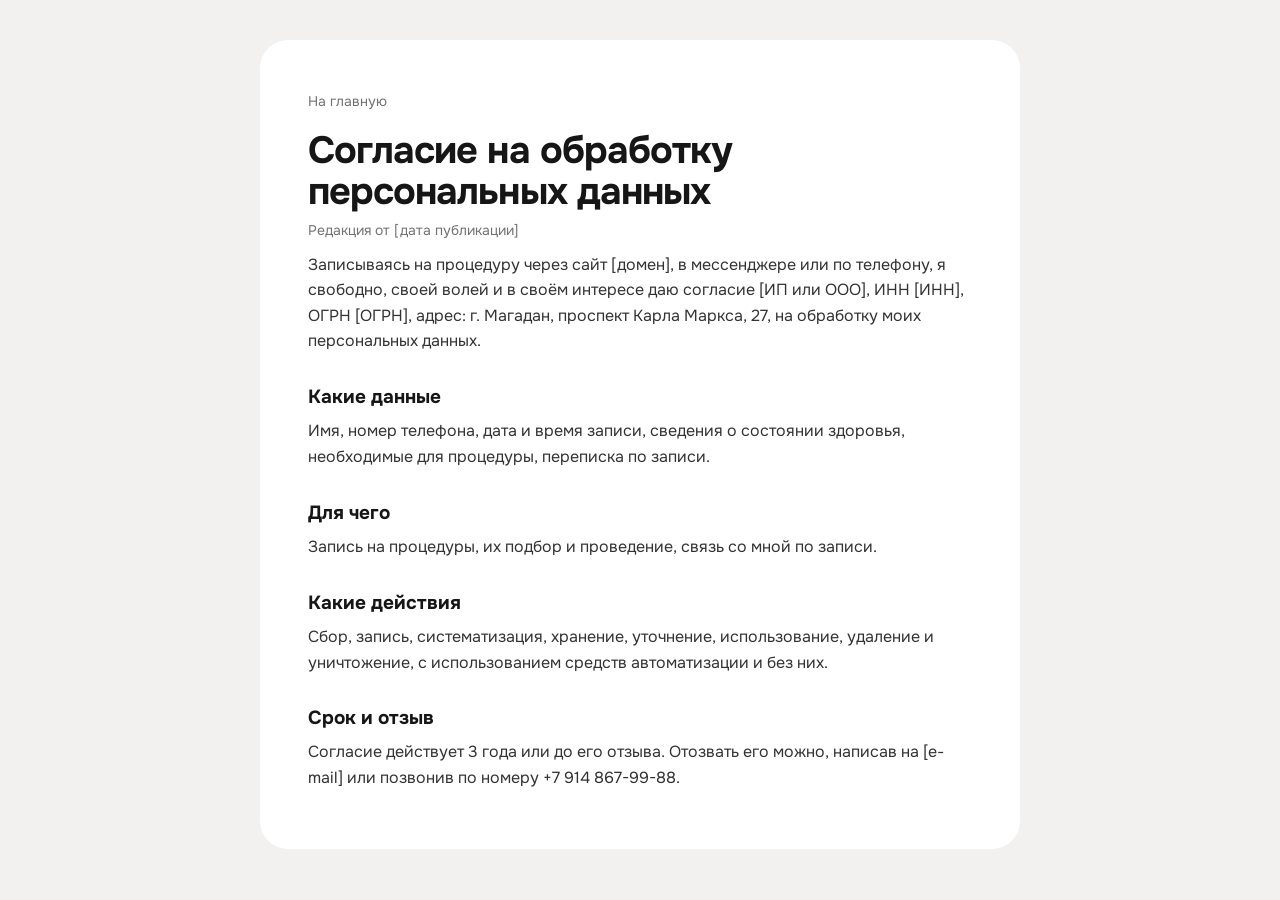
<file: consent.html>
<!doctype html>
<html lang="ru">
<head>
<meta charset="utf-8">
<meta name="viewport" content="width=device-width, initial-scale=1">
<meta name="robots" content="noindex, nofollow">
<title>Согласие на обработку персональных данных | Boho Chic</title>
<link rel="icon" href="data:image/svg+xml,%3Csvg xmlns='http://www.w3.org/2000/svg' viewBox='0 0 32 32'%3E%3Crect width='32' height='32' rx='16' fill='%232c3020'/%3E%3Ctext x='16' y='22' text-anchor='middle' font-family='Georgia' font-size='17' fill='%23ffffff'%3EB%3C/text%3E%3C/svg%3E">
<link rel="stylesheet" href="https://fonts.googleapis.com/css2?family=Onest:wght@400;600;700&display=swap">
<link rel="stylesheet" href="doc.css">
</head>
<body>
<main class="doc">
  <a class="back" href="index.html">На главную</a>
  <h1>Согласие на обработку персональных данных</h1>
  <p class="upd">Редакция от [дата публикации]</p>

  <p>Записываясь на процедуру через сайт [домен], в мессенджере или по телефону, я свободно, своей волей и в своём
  интересе даю согласие [ИП или ООО], ИНН [ИНН], ОГРН [ОГРН], адрес:
  г. Магадан, проспект Карла Маркса, 27, на обработку моих персональных данных.</p>

  <h2>Какие данные</h2>
  <p>Имя, номер телефона, дата и время записи, сведения о состоянии здоровья, необходимые для процедуры, переписка по записи.</p>

  <h2>Для чего</h2>
  <p>Запись на процедуры, их подбор и проведение, связь со мной по записи.</p>

  <h2>Какие действия</h2>
  <p>Сбор, запись, систематизация, хранение, уточнение, использование, 
  удаление и уничтожение, с использованием средств автоматизации и без них.</p>

  <h2>Срок и отзыв</h2>
  <p>Согласие действует 3 года или до его отзыва. Отозвать его можно, написав на [e-mail] или позвонив
  по номеру +7 914 867-99-88.</p>
</main>
</body>
</html>
</file>
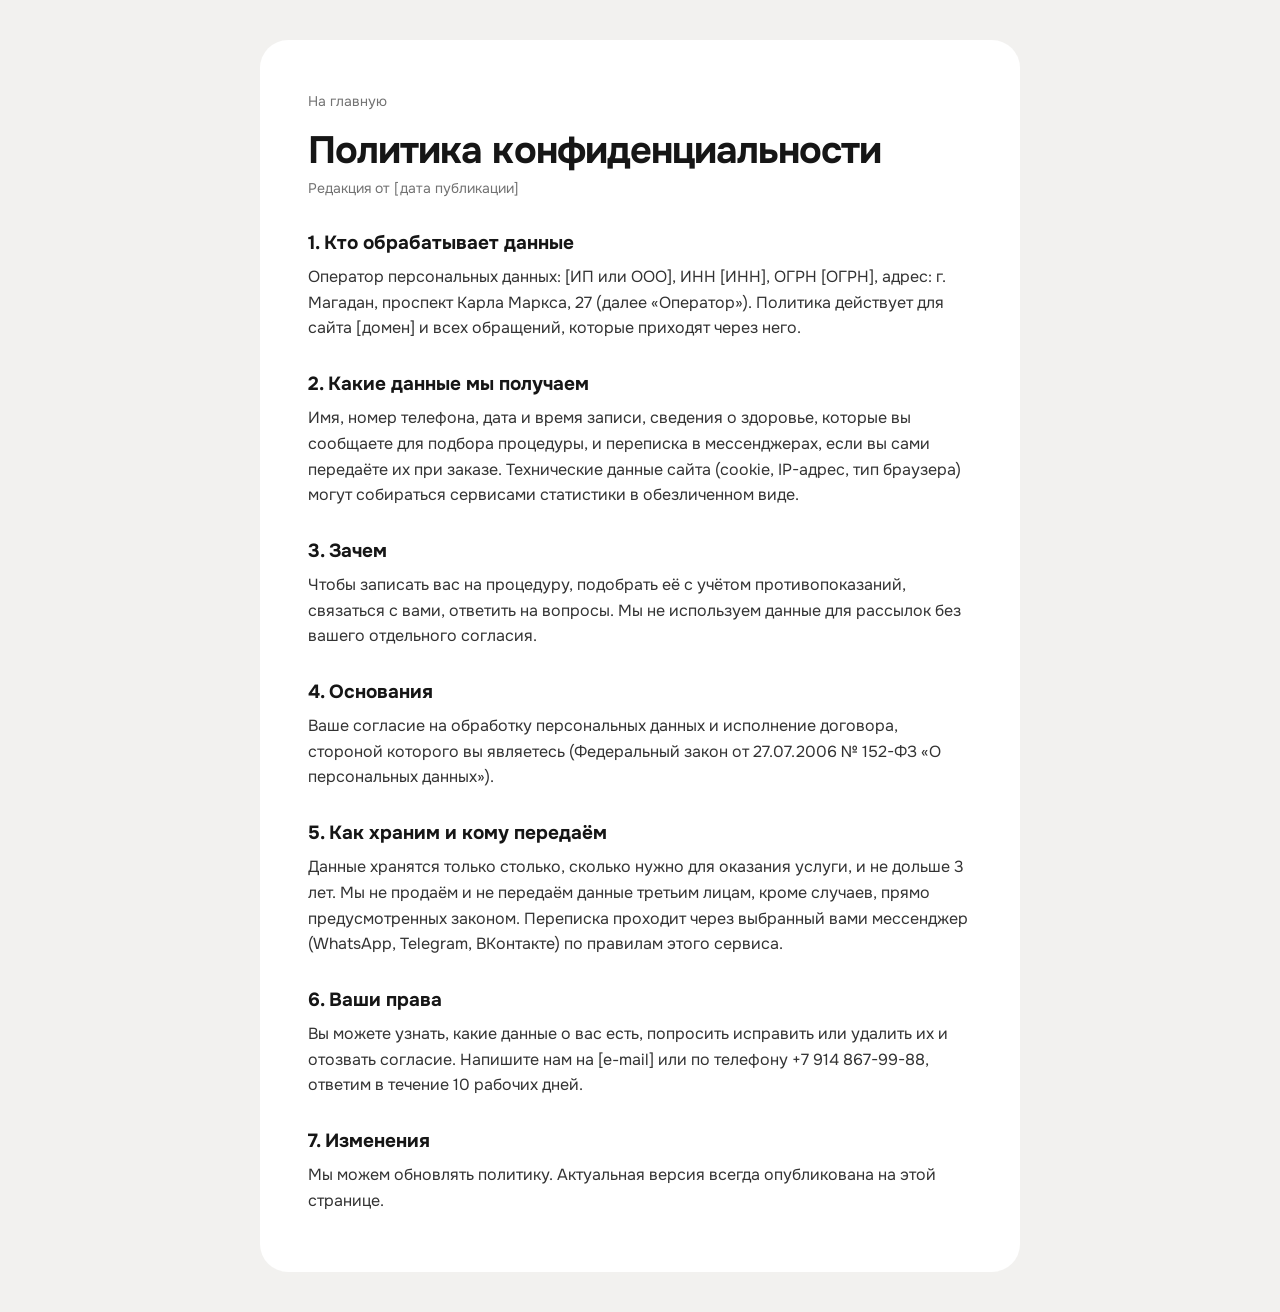
<file: privacy.html>
<!doctype html>
<html lang="ru">
<head>
<meta charset="utf-8">
<meta name="viewport" content="width=device-width, initial-scale=1">
<meta name="robots" content="noindex, nofollow">
<title>Политика конфиденциальности | Boho Chic</title>
<link rel="icon" href="data:image/svg+xml,%3Csvg xmlns='http://www.w3.org/2000/svg' viewBox='0 0 32 32'%3E%3Crect width='32' height='32' rx='16' fill='%232c3020'/%3E%3Ctext x='16' y='22' text-anchor='middle' font-family='Georgia' font-size='17' fill='%23ffffff'%3EB%3C/text%3E%3C/svg%3E">
<link rel="stylesheet" href="https://fonts.googleapis.com/css2?family=Onest:wght@400;600;700&display=swap">
<link rel="stylesheet" href="doc.css">
</head>
<body>
<main class="doc">
  <a class="back" href="index.html">На главную</a>
  <h1>Политика конфиденциальности</h1>
  <p class="upd">Редакция от [дата публикации]</p>

  <h2>1. Кто обрабатывает данные</h2>
  <p>Оператор персональных данных: [ИП или ООО], ИНН [ИНН], ОГРН [ОГРН],
  адрес: г. Магадан, проспект Карла Маркса, 27 (далее «Оператор»). Политика действует для сайта [домен] и всех
  обращений, которые приходят через него.</p>

  <h2>2. Какие данные мы получаем</h2>
  <p>Имя, номер телефона, дата и время записи, сведения о здоровье, которые вы сообщаете для подбора процедуры, и переписка в
  мессенджерах, если вы сами передаёте их при заказе. Технические данные сайта (cookie, IP-адрес, тип
  браузера) могут собираться сервисами статистики в обезличенном виде.</p>

  <h2>3. Зачем</h2>
  <p>Чтобы записать вас на процедуру, подобрать её с учётом противопоказаний, связаться с вами,
  ответить на вопросы. Мы не используем данные для рассылок без вашего отдельного согласия.</p>

  <h2>4. Основания</h2>
  <p>Ваше согласие на обработку персональных данных и исполнение договора, стороной которого вы являетесь
  (Федеральный закон от 27.07.2006 № 152-ФЗ «О персональных данных»).</p>

  <h2>5. Как храним и кому передаём</h2>
  <p>Данные хранятся только столько, сколько нужно для оказания услуги, и не дольше 3 лет. Мы не продаём
  и не передаём данные третьим лицам, кроме случаев, прямо
  предусмотренных законом. Переписка проходит через выбранный вами мессенджер (WhatsApp, Telegram,
  ВКонтакте) по правилам этого сервиса.</p>

  <h2>6. Ваши права</h2>
  <p>Вы можете узнать, какие данные о вас есть, попросить исправить или удалить их и отозвать согласие.
  Напишите нам на [e-mail] или по телефону +7 914 867-99-88, ответим в течение 10 рабочих дней.</p>

  <h2>7. Изменения</h2>
  <p>Мы можем обновлять политику. Актуальная версия всегда опубликована на этой странице.</p>
</main>
</body>
</html>
</file>
<file: doc.css>
:root { --page: #f2f1ef; --card: #fff; --ink: #161616; --muted: #727272; --accent: #6f5a3a }
* { box-sizing: border-box }
body { margin: 0; background: var(--page); color: var(--ink); font: 400 16px/1.6 "Onest", system-ui, sans-serif; padding: 16px }
.doc { max-width: 760px; margin: 24px auto; background: var(--card); border-radius: 28px; padding: clamp(24px, 5vw, 48px) }
.back { color: var(--muted); text-decoration: none; font-size: 14px }
.back:hover { color: var(--ink) }
h1 { font-size: clamp(28px, 4vw, 38px); letter-spacing: -0.025em; line-height: 1.1; margin: 16px 0 6px }
h2 { font-size: 19px; margin: 28px 0 6px }
p { margin: 0 0 10px; color: #333 }
.upd { color: var(--muted); font-size: 14px }
</file>
